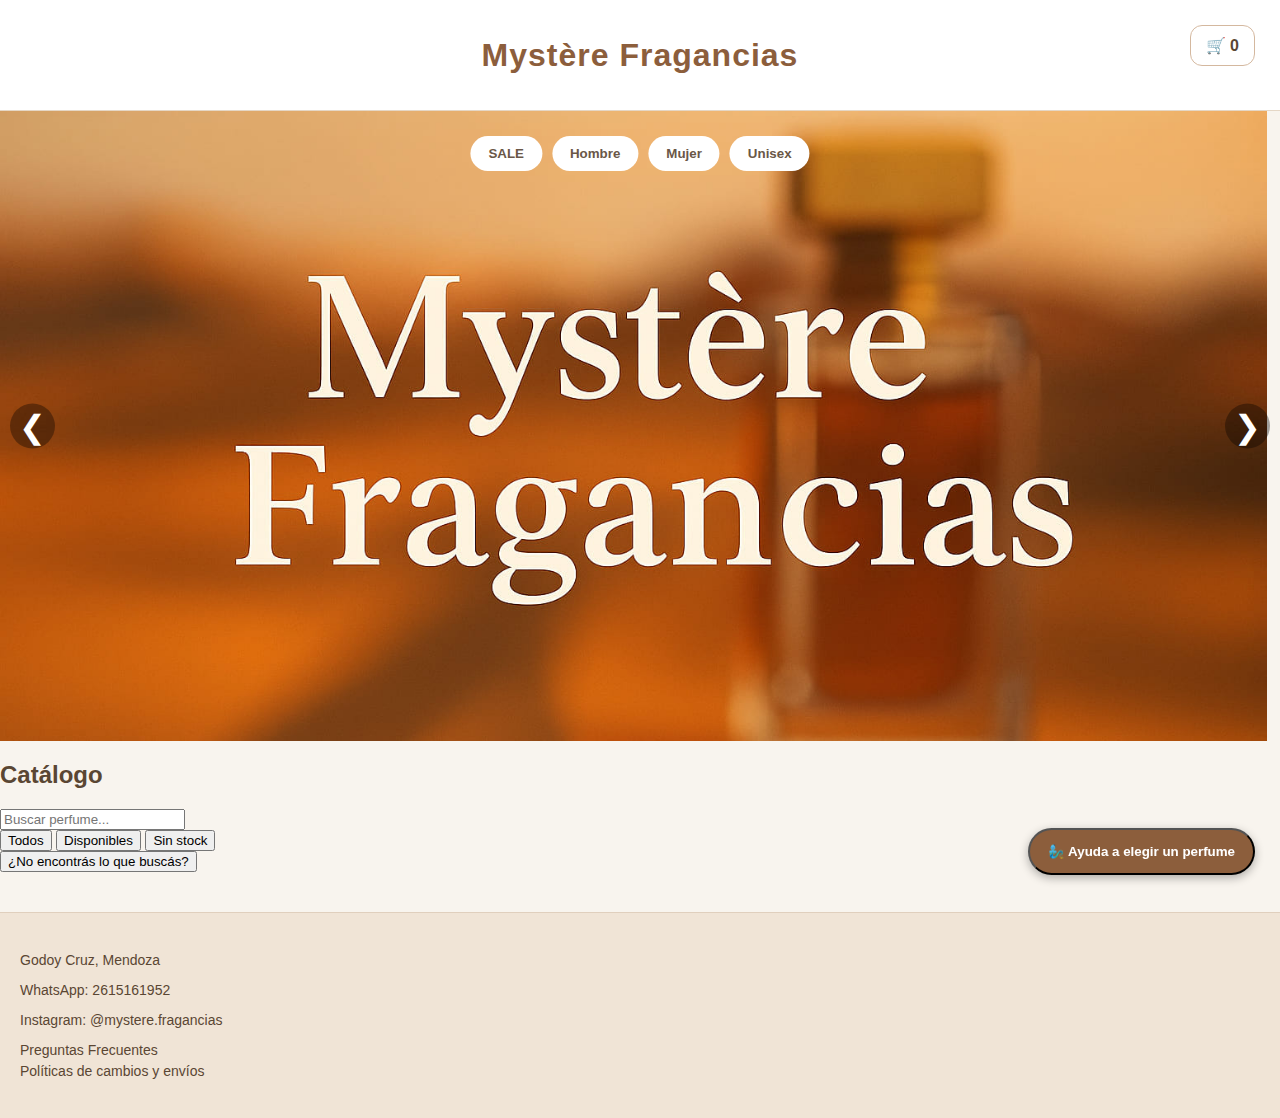
<file: frontend/index.html>
<!DOCTYPE html>
<html lang="es">
<head>
    <meta charset="UTF-8">
    <meta name="viewport" content="width=device-width, initial-scale=1.0">

    <!-- TÍTULO NAVEGADOR -->
    <title>Mystère Fragancias | Perfumería árabe en Mendoza</title>

    <!-- SEO BÁSICO -->
    <meta name="description"
          content="Mystère Fragancias ✨ Perfumes árabes importados en Godoy Cruz, Mendoza. Fragancias para hombre, mujer y unisex, con asesoría personalizada y envíos.">

    <meta name="keywords"
          content="perfumes árabes, fragancias, mystere, perfumes mendoza, godoy cruz, club de nuit, bharara king, lattafa, afnan">

    <meta name="author" content="Mystère Fragancias">

    <!-- OPEN GRAPH (para WhatsApp, Instagram, Facebook, etc.) -->
    <meta property="og:title" content="Mystère Fragancias | Perfumería árabe en Mendoza">
    <meta property="og:description"
          content="Somos amantes de la perfumería árabe. Te ayudamos a elegir tu fragancia ideal. Envíos y retiros en Godoy Cruz.">
    <!-- Poné acá una imagen 1200x630 aprox -->
    <meta property="og:image" content="https://TU-DOMINIO.com/img/og-mystere.jpg">
    <meta property="og:url" content="https://TU-DOMINIO.com/">
    <meta property="og:type" content="website">

    <!-- TWITTER CARDS (opcional pero suma) -->
    <meta name="twitter:card" content="summary_large_image">
    <meta name="twitter:title" content="Mystère Fragancias | Perfumería árabe en Mendoza">
    <meta name="twitter:description"
          content="Perfumes árabes importados. Fragancias intensas, elegantes y duraderas.">
    <meta name="twitter:image" content="https://TU-DOMINIO.com/img/og-mystere.jpg">

    <!-- FAVICON (paso 4) -->
    <link rel="icon" type="image/png" href="img/favicon-mystere.png">
    <!-- Para iPhone/iPad -->
    <link rel="apple-touch-icon" href="img/favicon-mystere.png">

    <!-- CSS -->
    <link rel="stylesheet" href="style.css">
</head>



<body>

    <!-- NAVBAR -->
  <nav class="navbar">
    <div class="logo centered-logo">Mystère Fragancias</div>

    <div class="cart-icon" id="openCart">
        🛒 <span id="cartCount">0</span>
    </div>

    <div id="addAlert" class="add-alert">Producto agregado al carrito ✔</div>
</nav>



        
    <section class="hero-slider">

        <div class="top-buttons">
<button onclick="filtrar('sale', this)">SALE</button>
<button onclick="filtrar('hombre', this)">Hombre</button>
<button onclick="filtrar('mujer', this)">Mujer</button>
<button onclick="filtrar('unisex', this)">Unisex</button>


        </div>

        <div class="slides">

            <div class="slide active">
                <img src="img/slide1.jpg">
            </div>

            <div class="slide">
                <img src="img/slide2.jpg">
            </div>

            <div class="slide" onclick="filtrar('sale')" style="cursor:pointer;">
    <img src="img/slide3.jpg" alt="Promos" />
    <div class="slide-sale-text">🔥 Ver ofertas SALE 🔥</div>
</div>


        </div>

        <div class="slide-btn prev" onclick="prevSlide()">❮</div>
        <div class="slide-btn next" onclick="nextSlide()">❯</div>

    </section>


    <!-- CATÁLOGO -->
    <section id="catalogo" class="section">
        <h2>Catálogo</h2>
        <div class="search-box">
  <input 
    type="text" 
    id="searchInput" 
    placeholder="Buscar perfume..."
    oninput="aplicarFiltros()"
  >
</div>
<div class="stock-filters">
<button onclick="setStockFilter('all', this)" class="active">Todos</button>
<button onclick="setStockFilter('available', this)">Disponibles</button>
<button onclick="setStockFilter('out', this)">Sin stock</button>

</div>

        <div id="productsContainer"></div>
    </section>
   <button class="help-btn" onclick="ayudaWhatsApp()">
  ¿No encontrás lo que buscás?
</button>




  <!-- MODAL DEL CARRITO -->
<div id="cartModal" class="cart-modal" style="display: none;">
  <div class="cart-content">

    <span id="closeCart" class="close-btn">&times;</span>

    <h2>Tu pedido</h2>

    <!-- ITEMS -->
    <div id="cartItems"></div>

    <!-- RESUMEN -->
    <div class="cart-summary">

        <p class="subtotal-line">Subtotal: <span id="cartSubtotal">$0</span></p>

        <p class="discount-line" id="cartDiscountLine" style="display:none;">
            Descuento aplicado: <span id="cartDiscountPercent"></span>%  
            <span class="discount-amount">(-$<span id="cartDiscountValue"></span>)</span>
        </p>

        <p class="total-line">
            TOTAL FINAL: <span id="cartTotal">$0</span>
        </p>
    </div>

    <!-- CÓDIGO DE DESCUENTO -->
    <div class="discount-box">
        <input id="discountCode" type="text" placeholder="Código de descuento">
        <button id="applyDiscount">Aplicar</button>
    </div>

    <!-- MÉTODO DE ENTREGA -->
    <div class="shipping-box">

        <div class="shipping-option selected" data-value="retiro">
            <span class="ship-title">Retiro en punto de entrega</span>
            <span class="ship-desc">Coordinamos por WhatsApp</span>
        </div>

        <div class="shipping-option" data-value="envio">
            <span class="ship-title">Envío a domicilio</span>
            <span class="ship-desc">Costo según zona</span>
        </div>

        <input type="hidden" id="shippingMethod" value="retiro">
    </div>

    <!-- BOTONES DE PAGO -->
   <button id="payCash" class="cash-btn">
  Finalizar pedido por WhatsApp
</button>



  </div> <!-- cart-content -->
</div> <!-- cartModal -->


<!-- SCRIPTS -->

<footer class="footer">

    <div class="footer-content">
        <p>Godoy Cruz, Mendoza</p>

        <p>
            <a href="https://wa.me/542615161952" target="_blank">WhatsApp: 2615161952</a>
        </p>

        <p>
            <a href="https://instagram.com/mystere.fragancias" target="_blank">
                Instagram: @mystere.fragancias
            </a>
        </p>

        <ul class="footer-links">
            <li><a href="faq.html">Preguntas Frecuentes</a></li>
            <li><a href="politicas.html">Políticas de cambios y envíos</a></li>
        </ul>
    </div>
</footer>

<!-- CHAT BOT -->

    <!-- CHATBOT (DEBE IR ANTES DEL SCRIPT) -->
    <button id="chatbot-open" class="bot-btn">
        🧞‍♂️ Ayuda a elegir un perfume
    </button>

    <div id="chatbot-window">
        <div id="chatbot-header">
            Asesor Virtual – Mystère Fragancias
            <span id="chatbot-close">✖</span>
        </div>
        <div id="chatbot-messages"></div>
        <div id="chatbot-input-box">
            <input id="chatbot-input" type="text" placeholder="Escribe tu consulta..." />
            <button id="chatbot-send">Enviar</button>
        </div>
    </div>

    <!-- EL SCRIPT VA **ÚLTIMO** -->
   <script src="script.js"></script>



</body>
</html>
</file>
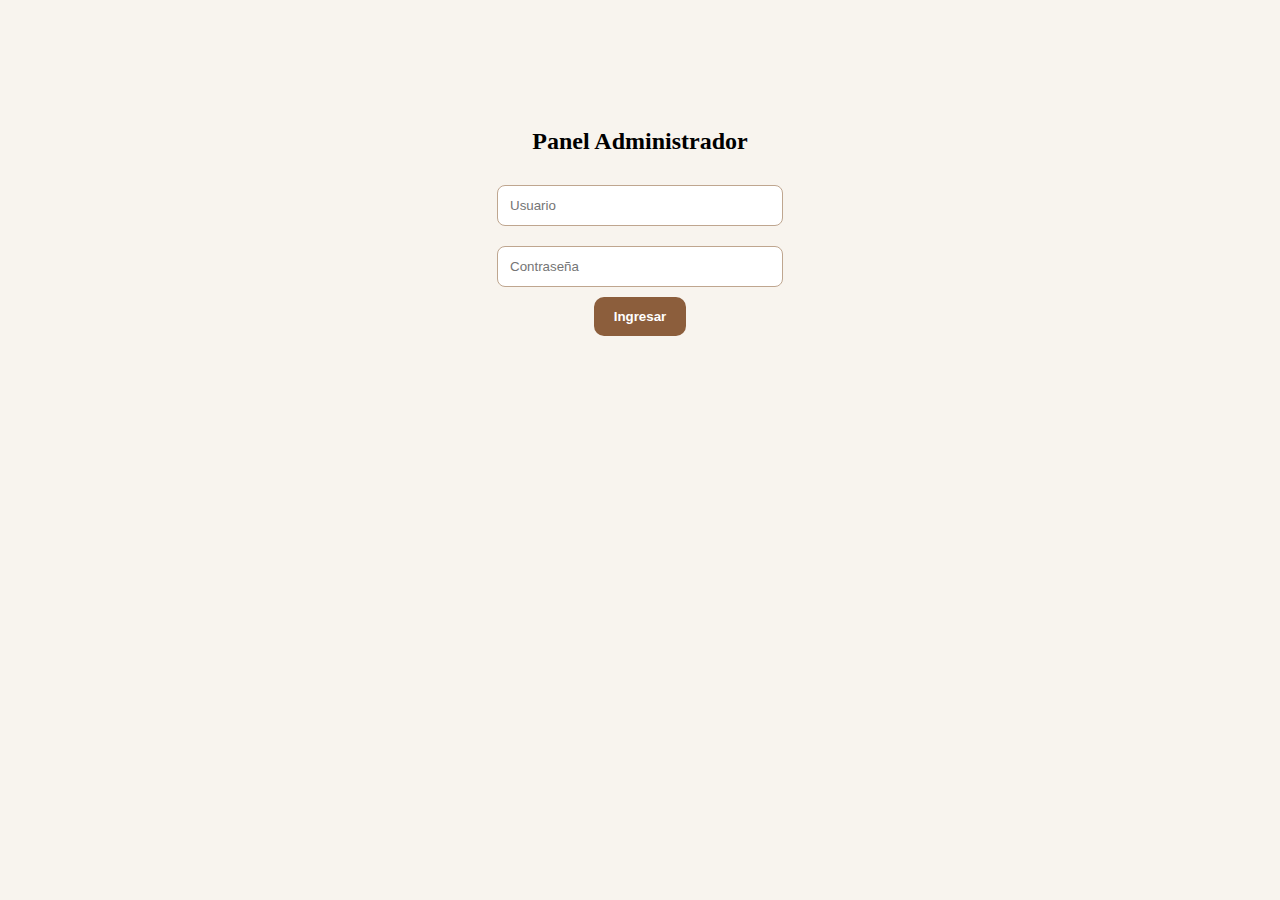
<file: frontend/admin-codigos.html>
<!DOCTYPE html>
<html lang="es">
<head>
    <meta charset="UTF-8">
    <title>Administrar Códigos de Descuento</title>

    <style>
        body {
            font-family: Poppins, sans-serif;
            background: #f8f4ee;
            padding: 20px;
        }

        h1 { color: #8c5e3c; }

        table {
            width: 100%;
            border-collapse: collapse;
            background: white;
        }

        th, td {
            padding: 10px;
            border: 1px solid #d2bda5;
        }

        th { background: #ebdfd1; }

        button {
            background: #8c5e3c;
            color: white;
            padding: 6px 10px;
            border: none;
            border-radius: 6px;
            cursor: pointer;
        }

        .danger {
            background: #b44444;
        }

        .box {
            background: white;
            padding: 15px;
            border: 1px solid #d2bda5;
            margin-bottom: 20px;
            border-radius: 10px;
        }

        input {
            padding: 7px;
            border: 1px solid #bfa68f;
            border-radius: 6px;
            width: 180px;
            margin-right: 10px;
        }
    </style>
</head>
<body>

<h1>Códigos de Descuento</h1>

<a href="admin-panel.html"><button>← Volver al Panel</button></a>

<h2>Crear Nuevo Código</h2>

<div class="box">
    <input id="codigo" placeholder="Código">
    <input id="porcentaje" placeholder="% Descuento" type="number">
    <input id="maximos" placeholder="Usos Máximos" type="number">
    <button onclick="crear()">Crear</button>
</div>

<h2>Listado de Códigos</h2>

<table id="tabla">
    <thead>
    <tr>
        <th>ID</th>
        <th>Código</th>
        <th>% OFF</th>
        <th>Usos Máximos</th>
        <th>Usos Actuales</th>
        <th>Acciones</th>
    </tr>
    </thead>
    <tbody></tbody>
</table>

<script>

if (!localStorage.getItem("admin")) {
    window.location.href = "admin-login.html";
}

async function cargar() {
    const res = await fetch("http://localhost:8085/api/admin/descuentos");
    const lista = await res.json();
    render(lista);
}

cargar();

function render(lista) {
    const tbody = document.querySelector("#tabla tbody");
    tbody.innerHTML = "";

    lista.forEach(c => {
        tbody.innerHTML += `
        <tr>
            <td>${c.id}</td>
            <td><input id="cod-${c.id}" value="${c.codigo}"></td>
            <td><input id="por-${c.id}" value="${c.porcentaje}" type="number"></td>
            <td><input id="max-${c.id}" value="${c.usosMaximos}" type="number"></td>
            <td><input id="act-${c.id}" value="${c.usosActuales}" type="number"></td>
            <td>
                <button onclick="guardar(${c.id})">Guardar</button>
                <button class="danger" onclick="borrar(${c.id})">Eliminar</button>
            </td>
        </tr>`;
    });
}

async function crear() {
    const body = {
        codigo: document.getElementById("codigo").value,
        porcentaje: +document.getElementById("porcentaje").value,
        usosMaximos: +document.getElementById("maximos").value
    };

    await fetch("http://localhost:8085/api/admin/descuentos", {
        method: "POST",
        headers: { "Content-Type": "application/json" },
        body: JSON.stringify(body)
    });

    alert("Código creado");
    cargar();
}

async function guardar(id) {
    const body = {
        codigo: document.getElementById(`cod-${id}`).value,
        porcentaje: +document.getElementById(`por-${id}`).value,
        usosMaximos: +document.getElementById(`max-${id}`).value,
        usosActuales: +document.getElementById(`act-${id}`).value
    };

    await fetch(`http://localhost:8085/api/admin/descuentos/${id}`, {
        method: "PUT",
        headers: { "Content-Type": "application/json" },
        body: JSON.stringify(body)
    });

    alert("Actualizado");
    cargar();
}

async function borrar(id) {
    if (!confirm("¿Seguro que querés eliminarlo?")) return;

    await fetch(`http://localhost:8085/api/admin/descuentos/${id}`, {
        method: "DELETE"
    });

    alert("Eliminado");
    cargar();
}
async function cargarCodigos() {
    const res = await fetch("http://localhost:8085/api/descuentos");
    const lista = await res.json();
    console.log(lista);
}

</script>

</body>
</html>
</file>
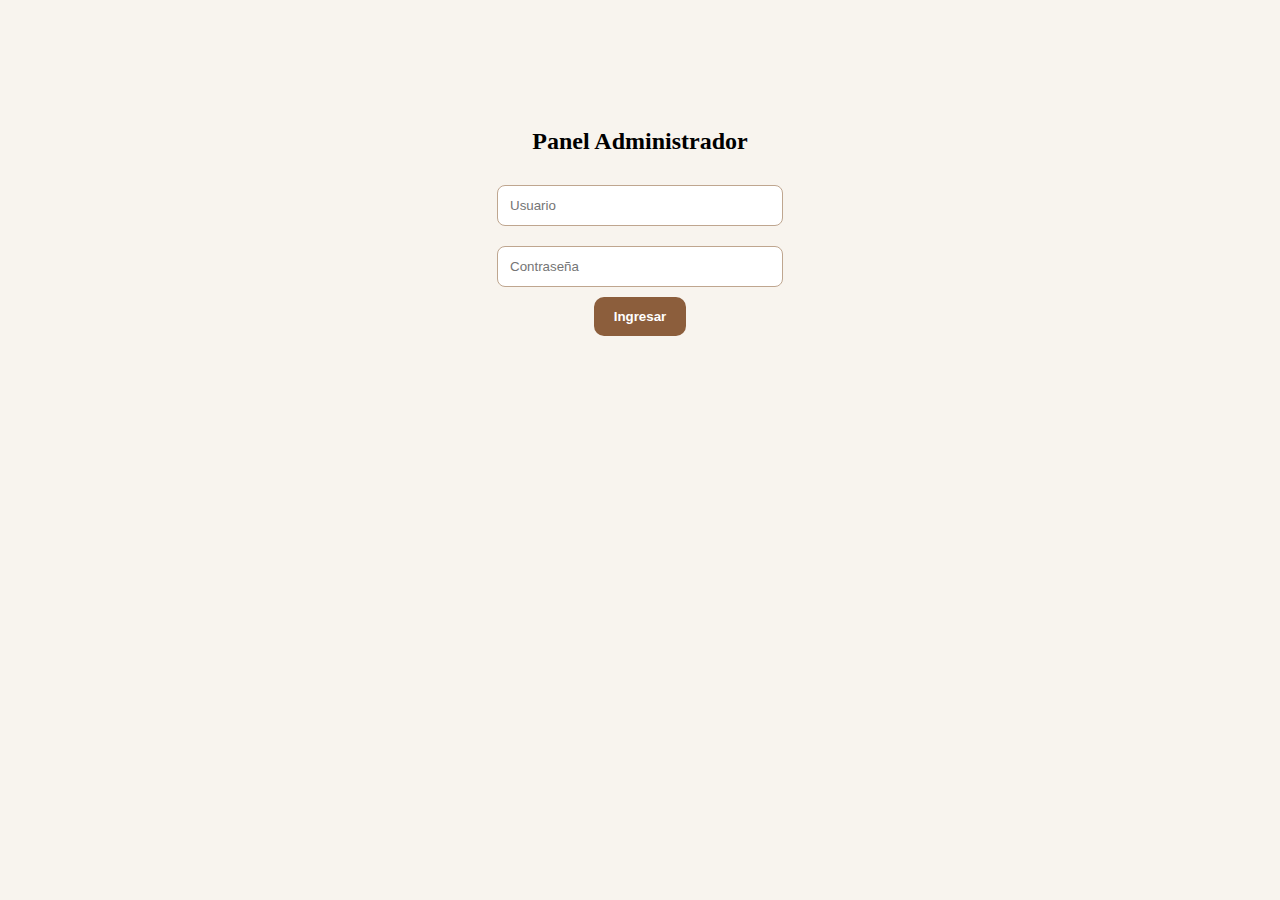
<file: frontend/admin-login.html>
<!DOCTYPE html>
<html lang="es">
<head>
    <meta charset="UTF-8">
    <title>Administrador - Login</title>
    <style>
        body {
            font-family: Poppins;
            background: #f8f4ee;
            text-align: center;
            padding-top: 100px;
        }
        input {
            padding: 12px;
            margin: 10px;
            width: 260px;
            border-radius: 8px;
            border: 1px solid #bfa68f;
        }
        button {
            padding: 12px 20px;
            background: #8c5e3c;
            border: none;
            border-radius: 10px;
            color: white;
            cursor: pointer;
            font-weight: bold;
        }
    </style>
</head>

<body>

<h2>Panel Administrador</h2>

<input id="user" placeholder="Usuario"><br>
<input id="pass" type="password" placeholder="Contraseña"><br>

<button onclick="login()">Ingresar</button>

<script>
const API_URL = "https://cuitibackmystere.onrender.com";

async function login() {
    const u = document.getElementById("user").value;
    const p = document.getElementById("pass").value;

    try {
        const res = await fetch(`${API_URL}/api/admin/login`, {
            method: "POST",
            headers: { "Content-Type": "application/json" },
            body: JSON.stringify({ username: u, password: p })
        });

        if (res.ok) {
            localStorage.setItem("admin", "true");
            window.location.href = "admin-panel.html";
        } else {
            alert("Credenciales incorrectas");
        }
    } catch (e) {
        console.error(e);
        alert("Error de conexión con el servidor");
    }
}
</script>



</body>
</html>
</file>
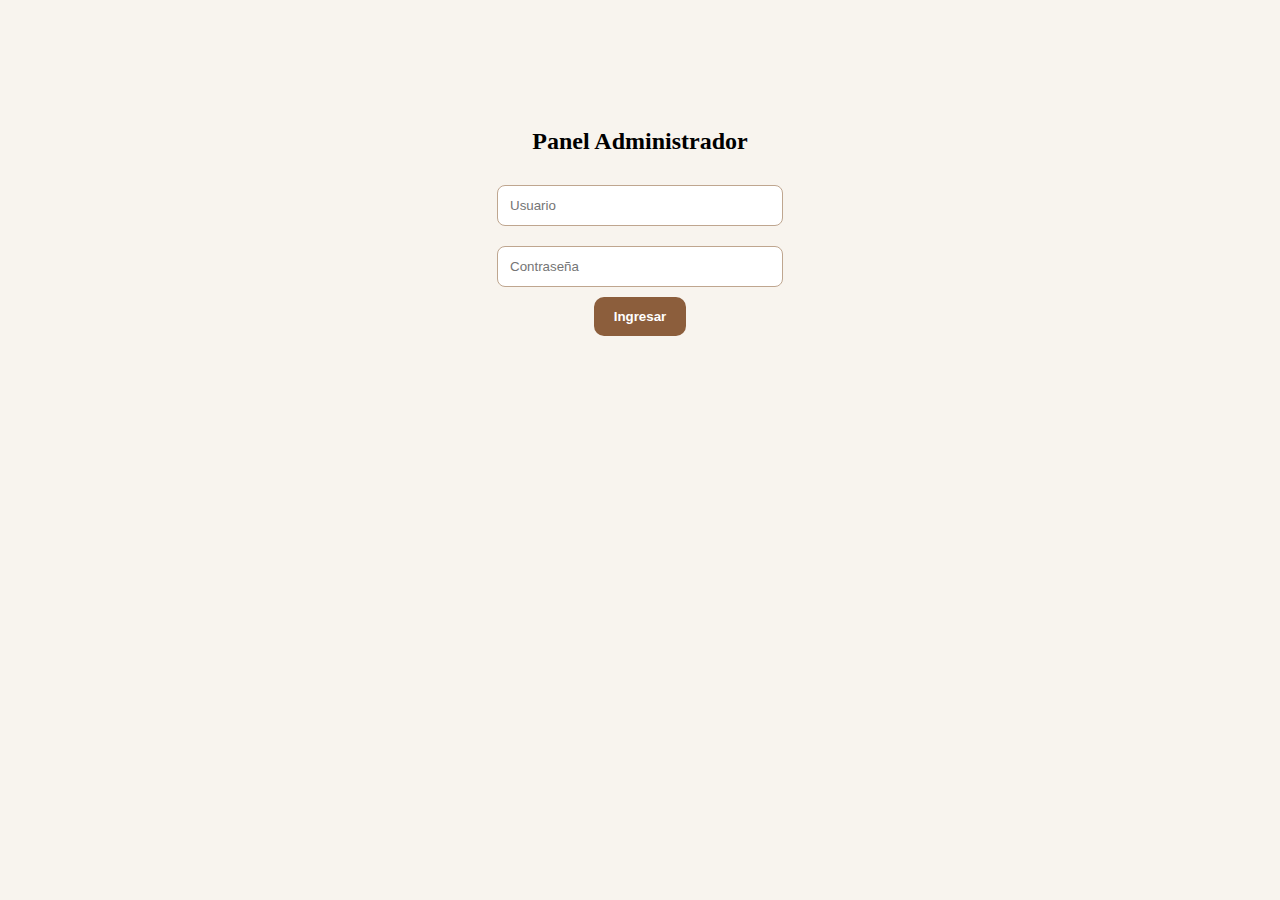
<file: frontend/admin-panel.html>
<!DOCTYPE html>
<html lang="es">
<head>
    <meta charset="UTF-8">
    <title>Panel Admin - Mystère</title>

    <style>
        body {
            font-family: Poppins, sans-serif;
            background: #f8f4ee;
            padding: 20px;
        }

        h1 { color: #8c5e3c; }

        table {
            width: 100%;
            border-collapse: collapse;
            margin-top: 25px;
            background: white;
        }

        th, td {
            border: 1px solid #d2bda5;
            padding: 10px;
        }

        th { background: #ebdfd1; }

        button {
            padding: 6px 12px;
            background: #8c5e3c;
            color: white;
            border: none;
            border-radius: 6px;
            cursor: pointer;
        }

        button:hover { background: #6e472d; }

        .crear-box {
            background: white;
            padding: 15px;
            border-radius: 10px;
            border: 1px solid #d2bda5;
            margin-bottom: 20px;
        }

        input, select {
            padding: 7px;
            border-radius: 6px;
            border: 1px solid #bfa68f;
        }
    </style>
</head>
<body>

<h1>Panel de Administración
    <a href="admin-pedidos.html">
  <button style="margin-top:20px;">Ver Pedidos</button>
</a>
<button onclick="window.location.href='admin-codigos.html'">
    Códigos de descuento
</button>

</h1>

<button onclick="logout()">Cerrar sesión</button>


<!-- ============================= -->
<!--  CREAR PRODUCTO NUEVO        -->
<!-- ============================= -->

<h2>Crear Producto Nuevo</h2>

<div class="crear-box">

    <input id="nombre" placeholder="Nombre">
    <input id="precio" placeholder="Precio" type="number">
    <input id="precioAntes" placeholder="Precio antes (sale)" type="number">
    <input id="stock" placeholder="Stock" type="number">
    <input id="imagen" placeholder="Ruta imagen (img/...)" style="width:300px">

    <select id="genero">
        <option value="hombre">Hombre</option>
        <option value="mujer">Mujer</option>
        <option value="unisex">Unisex</option>
    </select>

    <label><input type="checkbox" id="sale"> SALE</label>

    <button onclick="crearProducto()">Guardar</button>
</div>


<!-- ============================= -->
<!--      TABLA DE PRODUCTOS      -->
<!-- ============================= -->

<h2>Listado de Productos</h2>

<table id="tabla">
    <thead>
    <tr>
        <th>ID</th>
        <th>Nombre</th>
        <th>Género</th>
        <th>Precio actual</th>
        <th>Precio anterior</th>
        <th>Stock</th>
        <th>Imagen</th>
        <th>SALE</th>
        <th>Acciones</th>
    </tr>
    </thead>
    <tbody></tbody>
</table>


<script>
const API_URL = "https://cuitibackmystere.onrender.com";

// seguridad
if (!localStorage.getItem("admin")) {
    window.location.href = "admin-login.html";
}

// cargar productos
async function cargarProductos() {
    const res = await fetch(`${API_URL}/api/admin/productos`);
    const datos = await res.json();
    renderTabla(datos);
}
cargarProductos();

function renderTabla(items) {
    const tbody = document.querySelector("#tabla tbody");
    tbody.innerHTML = "";

    items.forEach(p => {
        tbody.innerHTML += `
        <tr>
            <td>${p.id}</td>
            <td><input id="nombre-${p.id}" value="${p.nombre}"></td>
            <td>
                <select id="genero-${p.id}">
                    <option value="hombre" ${p.genero==="hombre"?"selected":""}>Hombre</option>
                    <option value="mujer" ${p.genero==="mujer"?"selected":""}>Mujer</option>
                    <option value="unisex" ${p.genero==="unisex"?"selected":""}>Unisex</option>
                </select>
            </td>
            <td><input id="precio-${p.id}" type="number" value="${p.precio}"></td>
            <td><input id="precioAntes-${p.id}" type="number" value="${p.precioAntes ?? ""}"></td>
            <td><input id="stock-${p.id}" type="number" value="${p.stock}"></td>
            <td><input id="imagen-${p.id}" value="${p.imagen}"></td>
            <td><input id="sale-${p.id}" type="checkbox" ${p.sale?"checked":""}></td>
            <td>
                <button onclick="guardar(${p.id})">Guardar</button>
                <button onclick="eliminar(${p.id})" style="background:#b44444">Eliminar</button>
            </td>
        </tr>`;
    });
}

async function crearProducto() {
    const nuevo = {
        nombre: nombre.value,
        precio: +precio.value,
        precioAntes: +precioAntes.value || null,
        stock: +stock.value,
        imagen: imagen.value,
        genero: genero.value,
        sale: sale.checked
    };

    await fetch(`${API_URL}/api/admin/productos`, {
        method: "POST",
        headers: { "Content-Type": "application/json" },
        body: JSON.stringify(nuevo)
    });

    cargarProductos();
}

async function guardar(id) {
    const producto = {
        nombre: document.getElementById(`nombre-${id}`).value,
        genero: document.getElementById(`genero-${id}`).value,
        precio: +document.getElementById(`precio-${id}`).value,
        precioAntes: +document.getElementById(`precioAntes-${id}`).value || null,
        stock: +document.getElementById(`stock-${id}`).value,
        imagen: document.getElementById(`imagen-${id}`).value,
        sale: document.getElementById(`sale-${id}`).checked
    };

    await fetch(`${API_URL}/api/admin/productos/${id}`, {
        method: "PUT",
        headers: { "Content-Type": "application/json" },
        body: JSON.stringify(producto)
    });

    cargarProductos();
}

async function eliminar(id) {
    if (!confirm("¿Eliminar producto?")) return;

    await fetch(`${API_URL}/api/admin/productos/${id}`, {
        method: "DELETE"
    });

    cargarProductos();
}

function logout() {
    localStorage.removeItem("admin");
    window.location.href = "admin-login.html";
}
</script>
</body>
</html>
</file>
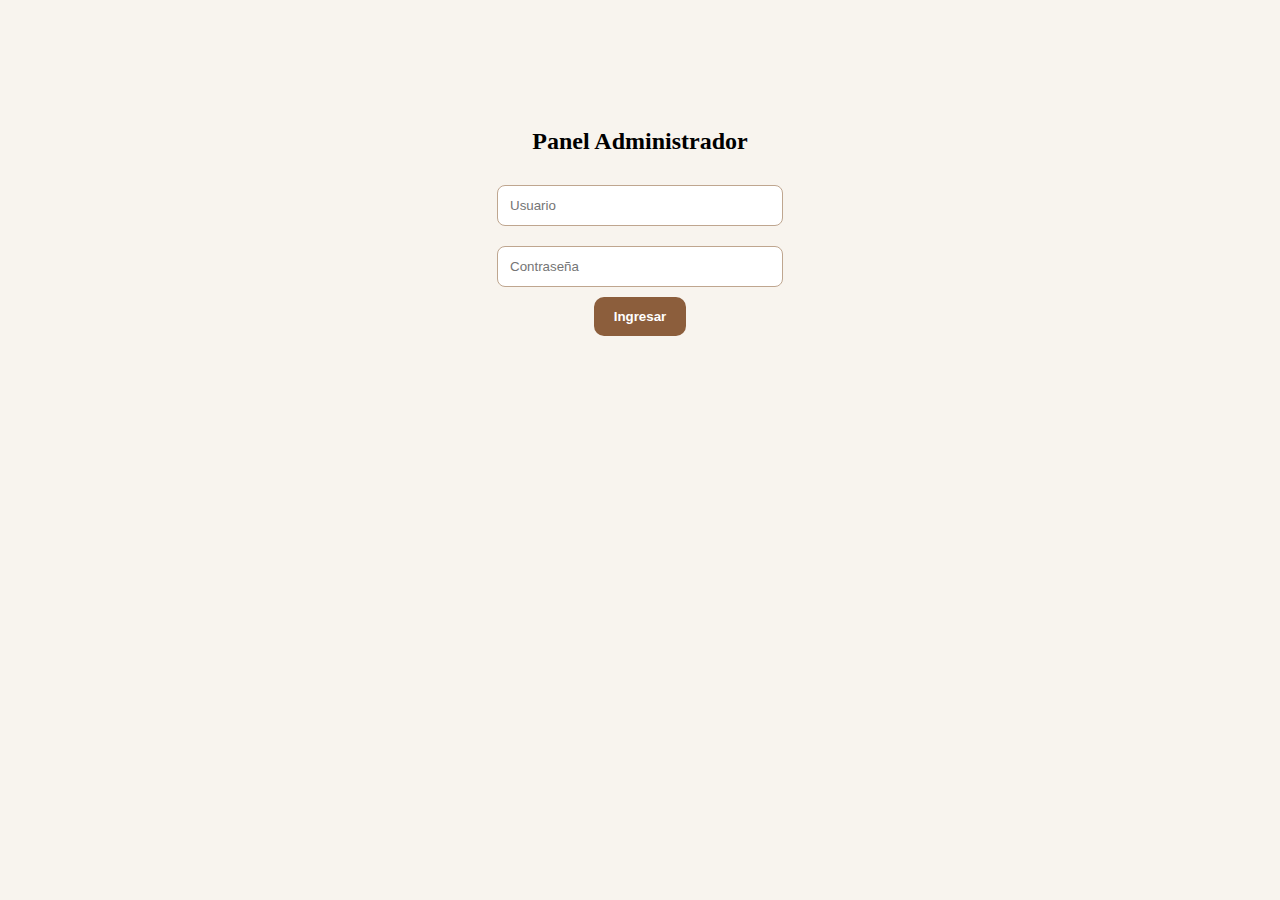
<file: frontend/admin-pedidos.html>
<!DOCTYPE html>
<html lang="es">
<head>
    <meta charset="UTF-8">
    <title>Pedidos - Panel Admin</title>
    


    <style>
        #filtros button {
    background:#d7c2aa;
    color:#4e321f;
    border:none;
    padding:6px 12px;
    border-radius:6px;
    cursor:pointer;
}
#filtros button.activo {
    background:#8c5e3c;
    color:white;
}
        body {
            font-family: Poppins, sans-serif;
            background: #f8f4ee;
            padding: 20px;
        }

        h1 {
            color: #8c5e3c;
            margin-bottom: 5px;
        }

        a button {
            margin-bottom: 20px;
            background: #8c5e3c;
            color: white;
            border: none;
            padding: 8px 15px;
            border-radius: 6px;
        }

        table {
            width: 100%;
            border-collapse: collapse;
            background: white;
        }

        th, td {
            border: 1px solid #d2bda5;
            padding: 10px;
        }

        th {
            background: #ebdfd1;
        }

        button {
            padding: 5px 10px;
            border: none;
            cursor: pointer;
            border-radius: 6px;
        }

        .btn-estado {
            background: #6e472d;
            color: white;
        }

        .btn-delete {
            background: #b44444;
            color: white;
        }

        .detalle-box {
            background: #f7efe7;
            padding: 10px;
            margin-top: 5px;
            border-radius: 6px;
        }
    </style>

</head>
<body>

<h1>Pedidos Recibidos</h1>

<button onclick="window.location.href='/admin-panel.html'">← Volver al Panel</button>

<!-- 🔎 FILTROS -->
<div id="filtros" style="margin:15px 0; display:flex; gap:10px; flex-wrap:wrap;">
    <!-- Tabs de tipo -->
    <button onclick="cambiarTab('todos')"  id="tab-todos">Todos</button>
    <button onclick="cambiarTab('recientes')" id="tab-recientes">Pedidos recientes</button>
    <button onclick="cambiarTab('terminados')" id="tab-terminados">Terminados</button>

    <!-- Búsqueda -->
    <input id="f-buscar" placeholder="Buscar por ID o producto" onkeyup="aplicarFiltros()">

    <!-- Filtro por método de pago -->
    <select id="f-metodo" onchange="aplicarFiltros()">
        <option value="">Método pago</option>
        <option value="MERCADO_PAGO">Mercado Pago</option>
        <option value="EFECTIVO">Efectivo</option>
    </select>

    <!-- Filtro por estado -->
    <select id="f-estado" onchange="aplicarFiltros()">
        <option value="">Estado</option>
        <option value="PENDIENTE">Pendiente</option>
        <option value="PAGADO">Pagado</option>
        <option value="ENTREGADO">Entregado</option>
    </select>
</div>

<table id="tablaPedidos">
    <thead>
    <tr>
        <th onclick="cambiarOrden('id')">ID ⬍</th>
<th onclick="cambiarOrden('fecha')">Fecha ⬍</th>
<th onclick="cambiarOrden('total')">Total ⬍</th>
<th onclick="cambiarOrden('descuento')">Descuento ⬍</th>
<th>Método Pago</th>
<th>Estado</th>
<th>Detalle</th>
<th>Acciones</th>

    </tr>
    </thead>
    <tbody></tbody>
</table>


<script>
const API_URL = "https://cuitibackmystere.onrender.com";

if (!localStorage.getItem("admin")) {
    window.location.href = "admin-login.html";
}

let pedidosTodos = [];
let tabActual = "recientes";
let ordenCampo = "fecha";
let ordenAsc = false;

async function cargarPedidos() {
    const res = await fetch(`${API_URL}/api/admin/pedidos`);
    pedidosTodos = await res.json();
    aplicarFiltros();
}
cargarPedidos();

function cambiarTab(tab) {
    tabActual = tab;
    document.querySelectorAll("#filtros button").forEach(b => b.classList.remove("activo"));
    document.getElementById("tab-"+tab).classList.add("activo");
    aplicarFiltros();
}

function aplicarFiltros() {
    let lista = [...pedidosTodos];

    if (tabActual === "recientes") lista = lista.filter(p => p.estado !== "ENTREGADO");
    if (tabActual === "terminados") lista = lista.filter(p => p.estado === "ENTREGADO");

    renderPedidos(lista);
}

function renderPedidos(pedidos) {
    const tbody = document.querySelector("#tablaPedidos tbody");
    tbody.innerHTML = "";

    pedidos.forEach(p => {
        tbody.innerHTML += `
        <tr>
            <td>${p.id}</td>
            <td>${p.fecha?.replace("T"," ")}</td>
            <td>$${p.total}</td>
            <td>$${p.descuento ?? 0}</td>
            <td>${p.metodoPago}</td>
            <td>${p.estado}</td>
            <td>${p.detalle}</td>
            <td>
                <button onclick="cambiarEstado(${p.id},'ENTREGADO')">Terminar</button>
                <button onclick="borrarPedido(${p.id})" style="background:#b44444">Eliminar</button>
            </td>
        </tr>`;
    });
}

async function cambiarEstado(id, estado) {
    await fetch(`${API_URL}/api/admin/pedidos/${id}/estado?estado=${estado}`, {
        method: "PUT"
    });
    cargarPedidos();
}

async function borrarPedido(id) {
    if (!confirm("¿Eliminar pedido?")) return;

    await fetch(`${API_URL}/api/admin/pedidos/${id}`, {
        method: "DELETE"
    });

    cargarPedidos();
}
</script>

</body>
</html>
</file>
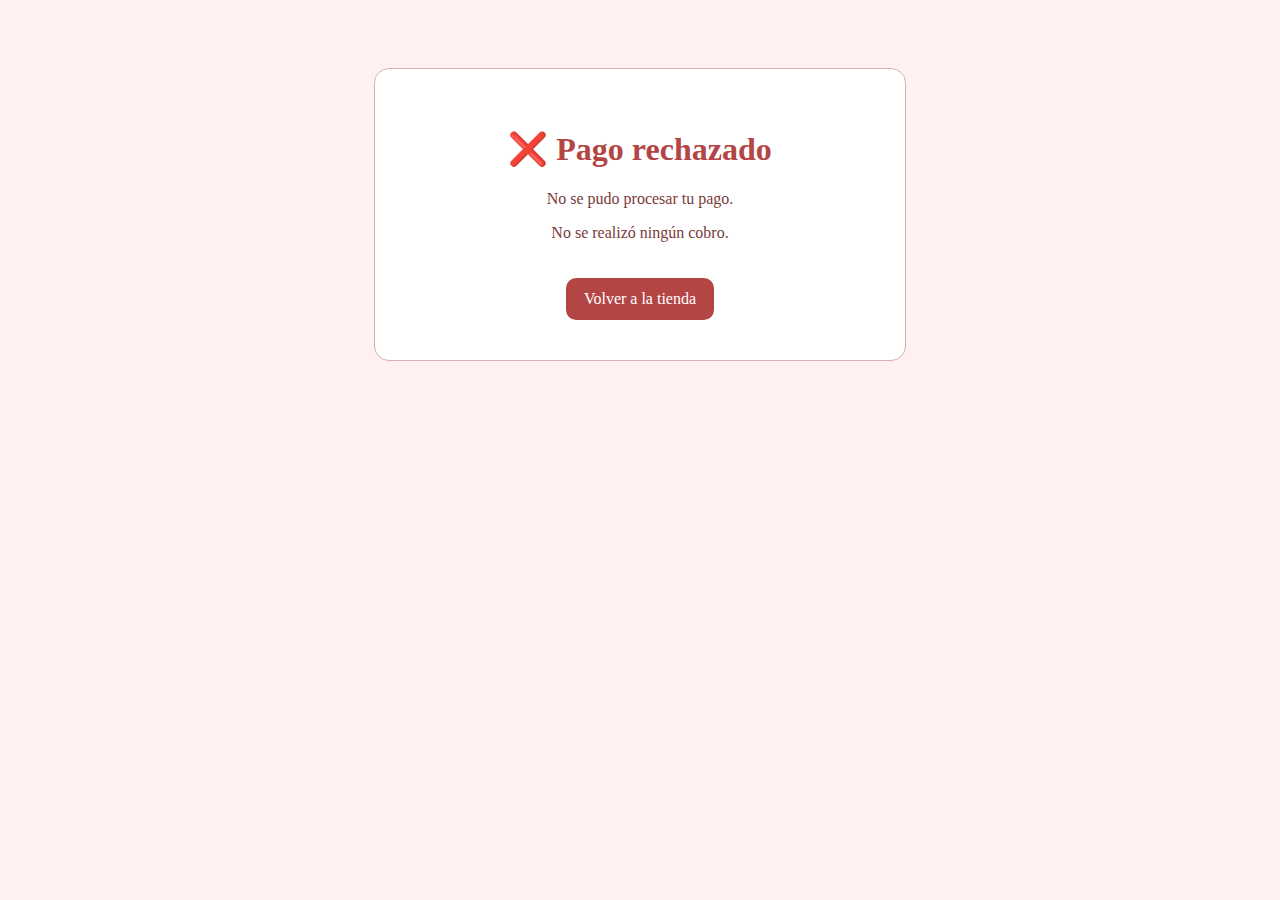
<file: frontend/failure.html>
<!DOCTYPE html>
<html lang="es">
<head>
    <meta charset="UTF-8">
    <title>Error en el pago - Mystère</title>
    <style>
        body { font-family: Poppins; background:#fff1f1; text-align:center; padding:60px; color:#7a3a3a; }
        .box { background:white; padding:40px; border-radius:15px; max-width:450px; margin:auto; border:1px solid #d8b1b1; }
        h1 { color:#b44545; }
        a{ display:inline-block; padding:12px 18px; background:#b44545; color:white; border-radius:10px; text-decoration:none; margin-top:20px; }
        a:hover{ background:#8b3333; }
    </style>
</head>
<body>

<div class="box">
    <h1>❌ Pago rechazado</h1>
    <p>No se pudo procesar tu pago.</p>
    <p>No se realizó ningún cobro.</p>

    <a href="index.html">Volver a la tienda</a>
</div>

<script>
  // 🔥 CLAVE: limpiar estado del pago
  localStorage.removeItem("forceCart");
  localStorage.removeItem("lastOrder");
</script>

</body>
</html>
</file>
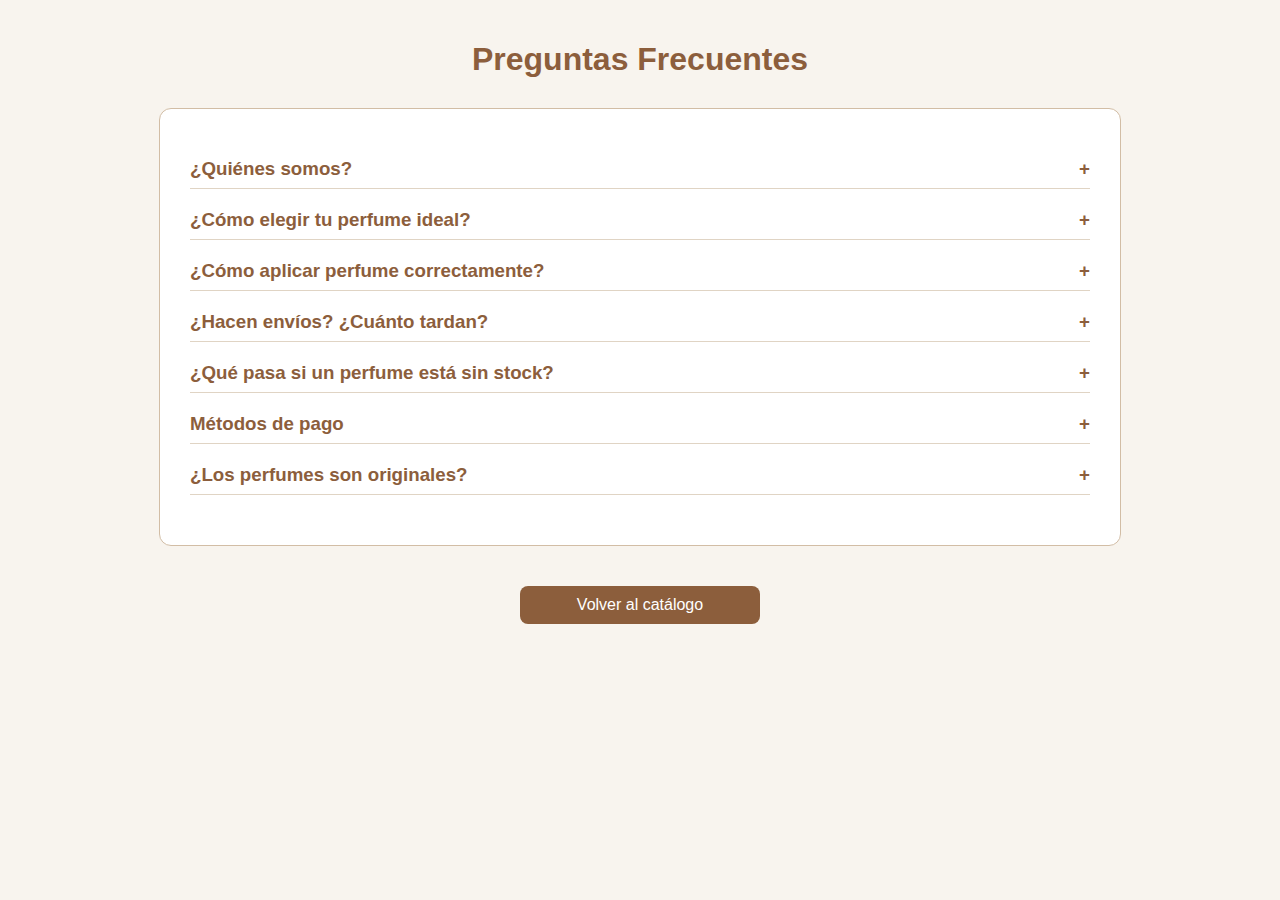
<file: frontend/faq.html>
<!DOCTYPE html>
<html lang="es">
<head>
    <meta charset="UTF-8">
    <title>Preguntas Frecuentes - Mystère Fragancias</title>
    <link rel="stylesheet" href="style.css">

    <style>
        body {
            background: #f8f4ee;
            font-family: Poppins, sans-serif;
            padding: 20px;
        }

        h1 {
            text-align: center;
            color: #8c5e3c;
            margin-bottom: 30px;
        }

        .faq-container {
            max-width: 900px;
            margin: auto;
            background: white;
            padding: 30px;
            border-radius: 12px;
            border: 1px solid #d2bda5;
        }

        .faq-item {
            margin-bottom: 20px;
        }

        .faq-item h3 {
            color: #8c5e3c;
            cursor: pointer;
            display: flex;
            justify-content: space-between;
            border-bottom: 1px solid #e0d4c4;
            padding-bottom: 8px;
        }

        .faq-item p {
            display: none;
            margin-top: 10px;
            line-height: 1.6;
        }

        .faq-item.active p {
            display: block;
        }

        .volver {
            display: block;
            margin: auto;
            margin-top: 40px;
            text-align: center;
            padding: 10px 20px;
            background: #8c5e3c;
            color: white;
            text-decoration: none;
            border-radius: 8px;
            width: 200px;
        }

        .volver:hover {
            background: #6e472d;
        }
    </style>
</head>
<body>

<h1>Preguntas Frecuentes</h1>

<div class="faq-container">

    <div class="faq-item">
        <h3>¿Quiénes somos? <span>+</span></h3>
        <p>
            Somos Mystère Fragancias, una tienda apasionada por la perfumería árabe.
            Traemos aromas exclusivos, intensos y de larga duración.
            Cada fragancia cuenta una historia… y queremos ayudarte a encontrar la tuya.
        </p>
    </div>

    <div class="faq-item">
        <h3>¿Cómo elegir tu perfume ideal? <span>+</span></h3>
        <p>
            Depende mucho de tu estilo.  
            <br><br>
            <b>Hombre:</b> Amaderados, especiados, vainilla, tabaco.  
            <br>
            <b>Mujer:</b> Dulces, florales, vainilla, frutales.  
            <br>
            <b>Unisex:</b> Cítricos, orientales, ámbar, madera suave.  
            <br><br>
            Escribinos y te asesoramos sin compromiso.
        </p>
    </div>

    <div class="faq-item">
        <h3>¿Cómo aplicar perfume correctamente? <span>+</span></h3>
        <p>
            Para mayor duración aplicá en:
            <br><br>
            • Cuello  
            • Detrás de las orejas  
            • Muñecas  
            • Pecho  
            • Parte interna de los codos  
            <br><br>
            No frotes el perfume, ya que altera las notas olfativas.
        </p>
    </div>

    <div class="faq-item">
        <h3>¿Hacen envíos? ¿Cuánto tardan? <span>+</span></h3>
        <p>
            Sí, realizamos envíos en Mendoza y a todo el país.  
            <br><br>
            <b>Mendoza:</b> 24–48 hs.  
            <br>
            <b>Resto del país:</b> 3 a 7 días según el correo.  
            <br><br>
            También podés retirar en punto de entrega coordinado por WhatsApp.
        </p>
    </div>

    <div class="faq-item">
        <h3>¿Qué pasa si un perfume está sin stock? <span>+</span></h3>
        <p>
            Podés consultar por encargue.  
            Traemos reposición rápidamente y te avisamos apenas llega.
        </p>
    </div>

    <div class="faq-item">
        <h3>Métodos de pago <span>+</span></h3>
        <p>
            • Efectivo (coordinar por WhatsApp)  
            • Mercado Pago (QR, débito, crédito, cuotas)  
            • Transferencia bancaria  
        </p>
    </div>

    <div class="faq-item">
        <h3>¿Los perfumes son originales? <span>+</span></h3>
        <p>
            Sí, trabajamos únicamente con marcas originales e importadas
            como Lattafa, Armaf, Afnan, Al Haramain, Fragrance World, y más.
        </p>
    </div>

</div>

<a href="index.html" class="volver">Volver al catálogo</a>

<script>
    document.querySelectorAll(".faq-item h3").forEach(titulo => {
        titulo.addEventListener("click", () => {
            titulo.parentElement.classList.toggle("active");
        });
    });
</script>

</body>
</html>
</file>
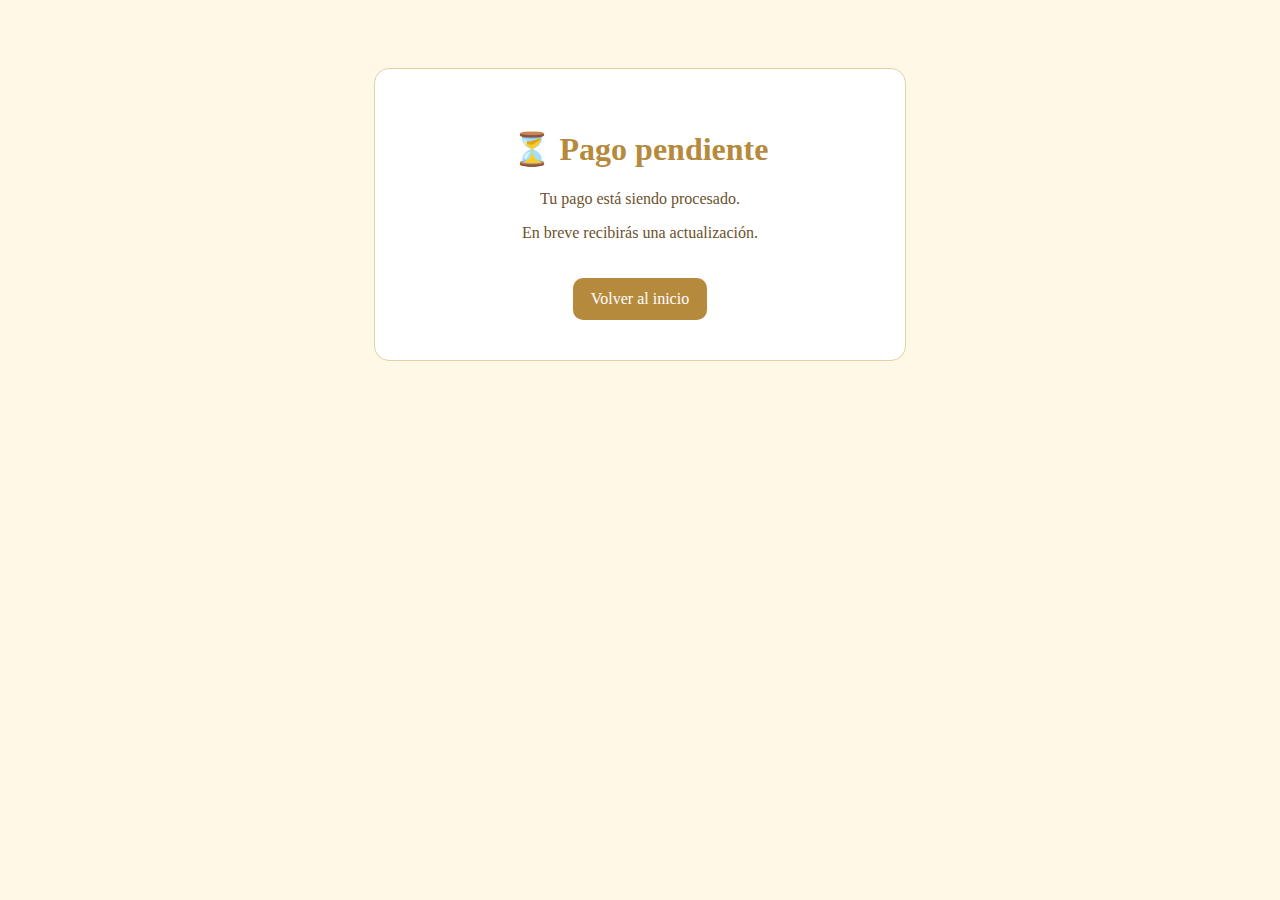
<file: frontend/pending.html>
<!DOCTYPE html>
<html lang="es">
<head>
    <meta charset="UTF-8">
    <title>Pago pendiente - Mystère</title>
    <style>
        body { font-family: Poppins; background:#fff8e6; text-align:center; padding:60px; color:#6b522d; }
        .box { background:white; padding:40px; border-radius:15px; max-width:450px; margin:auto; border:1px solid #e2d1a4; }
        h1 { color:#b68a3c; }
        a{ display:inline-block; padding:12px 18px; background:#b68a3c; color:white; border-radius:10px; text-decoration:none; margin-top:20px; }
        a:hover{ background:#8a692e; }
    </style>
</head>
<body>

<div class="box">
    <h1>⏳ Pago pendiente</h1>
    <p>Tu pago está siendo procesado.</p>
    <p>En breve recibirás una actualización.</p>

    <a href="index.html">Volver al inicio</a>
</div>
<script>
  setTimeout(() => {
    window.location.href = "index.html";
  }, 8000);
</script>

</body>
</html>
</file>
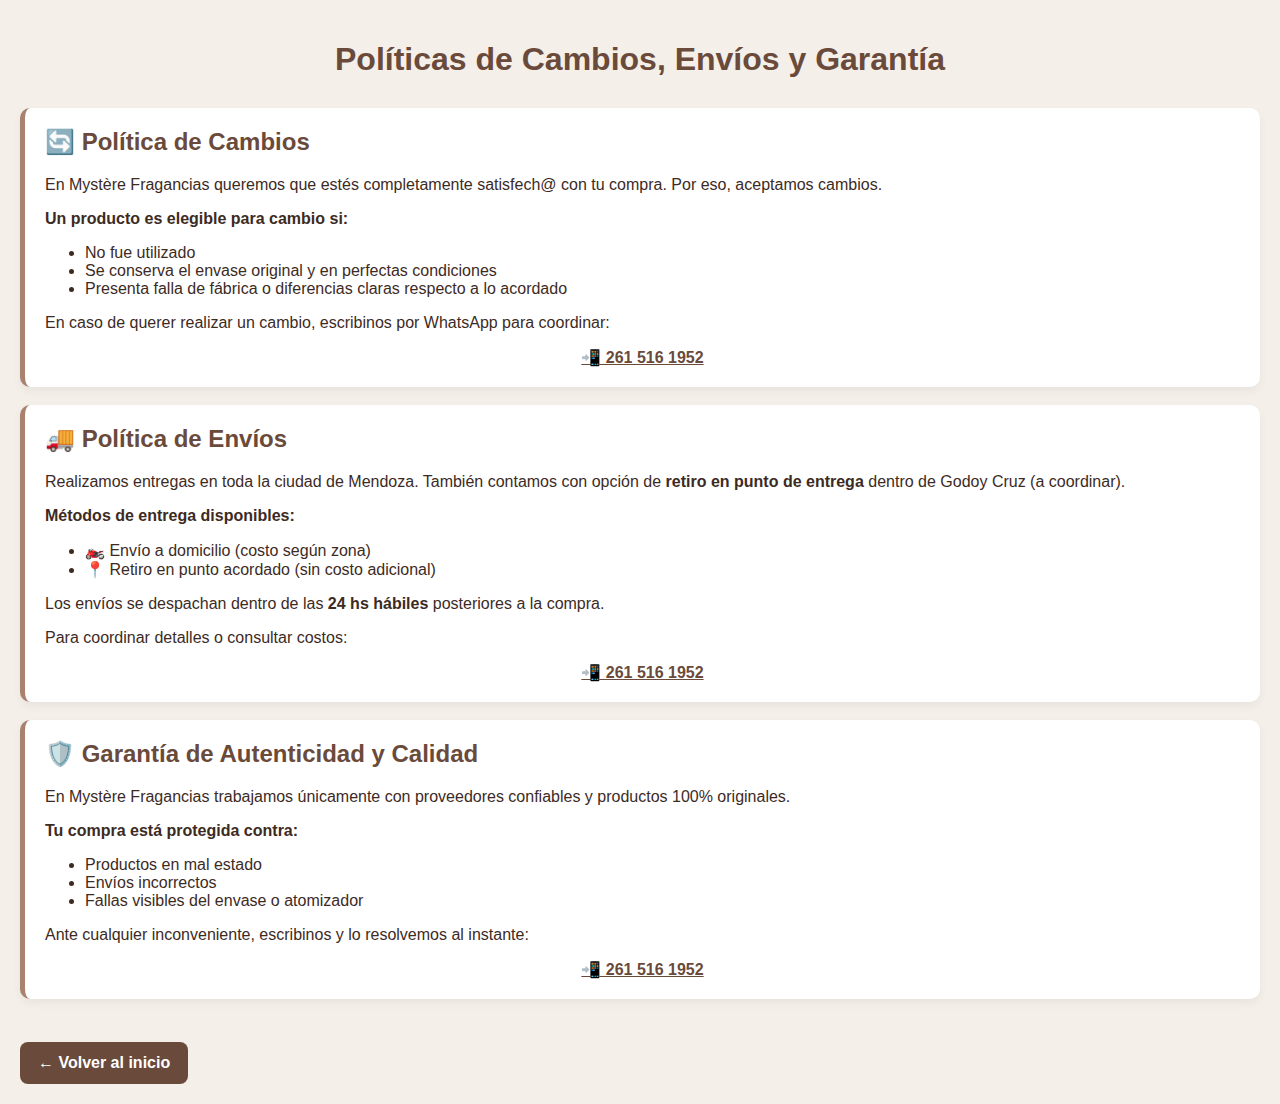
<file: frontend/politicas.html>
<!DOCTYPE html>
<html lang="es">
<head>
    <meta charset="UTF-8">
    <title>Políticas de Cambios, Envíos y Garantía - Mystère Fragancias</title>
    <link rel="stylesheet" href="style.css">

    <style>
        body {
            font-family: 'Poppins', sans-serif;
            background: #f4efe9;
            margin: 0;
            padding: 20px;
            color: #3d2b1f;
        }

        h1 {
            text-align: center;
            color: #6a4a3a;
            margin-bottom: 30px;
        }

        .card {
            background: white;
            padding: 20px;
            margin-bottom: 18px;
            border-radius: 10px;
            box-shadow: 0 4px 10px rgba(0,0,0,0.05);
            border-left: 5px solid #a9826f;
        }

        h2 {
            color: #6a4a3a;
            margin-top: 0;
        }

        a {
            color: #6a4a3a;
            font-weight: bold;
        }

        .whatsapp {
            display: block;
            margin-top: 15px;
            font-size: 16px;
            text-align: center;
        }

        .back-btn {
            display: inline-block;
            margin-top: 25px;
            padding: 12px 18px;
            background: #6a4a3a;
            color: white;
            text-decoration: none;
            border-radius: 8px;
            font-weight: bold;
        }

        .back-btn:hover {
            background: #4f382c;
        }
    </style>
</head>
<body>

<h1>Políticas de Cambios, Envíos y Garantía</h1>

<!-- CAMBIOS -->
<div class="card">
    <h2>🔄 Política de Cambios</h2>
    <p>
        En Mystère Fragancias queremos que estés completamente satisfech@ con tu compra.
        Por eso, aceptamos cambios.
    </p>

    <p><strong>Un producto es elegible para cambio si:</strong></p>
    <ul>
        <li>No fue utilizado</li>
        <li>Se conserva el envase original y en perfectas condiciones</li>
        <li>Presenta falla de fábrica o diferencias claras respecto a lo acordado</li>
    </ul>

    <p>
        En caso de querer realizar un cambio, escribinos por WhatsApp para coordinar:
    </p>
    <a class="whatsapp" href="https://wa.me/542615161952" target="_blank">📲 261 516 1952</a>
</div>

<!-- ENVIOS -->
<div class="card">
    <h2>🚚 Política de Envíos</h2>
    <p>
        Realizamos entregas en toda la ciudad de Mendoza. También contamos con opción de
        <strong>retiro en punto de entrega</strong> dentro de Godoy Cruz (a coordinar).
    </p>

    <p><strong>Métodos de entrega disponibles:</strong></p>
    <ul>
        <li>🏍️ Envío a domicilio (costo según zona)</li>
        <li>📍 Retiro en punto acordado (sin costo adicional)</li>
    </ul>

    <p>
        Los envíos se despachan dentro de las <strong>24 hs hábiles</strong> posteriores a la compra.
    </p>

    <p>
        Para coordinar detalles o consultar costos:
    </p>
    <a class="whatsapp" href="https://wa.me/542615161952" target="_blank">📲 261 516 1952</a>
</div>

<!-- GARANTIA -->
<div class="card">
    <h2>🛡️ Garantía de Autenticidad y Calidad</h2>
    <p>
        En Mystère Fragancias trabajamos únicamente con proveedores confiables y productos
        100% originales.
    </p>

    <p><strong>Tu compra está protegida contra:</strong></p>
    <ul>
        <li>Productos en mal estado</li>
        <li>Envíos incorrectos</li>
        <li>Fallas visibles del envase o atomizador</li>
    </ul>

    <p>
        Ante cualquier inconveniente, escribinos y lo resolvemos al instante:
    </p>
    <a class="whatsapp" href="https://wa.me/542615161952" target="_blank">📲 261 516 1952</a>
</div>

<a class="back-btn" href="index.html">← Volver al inicio</a>

</body>
</html>
</file>
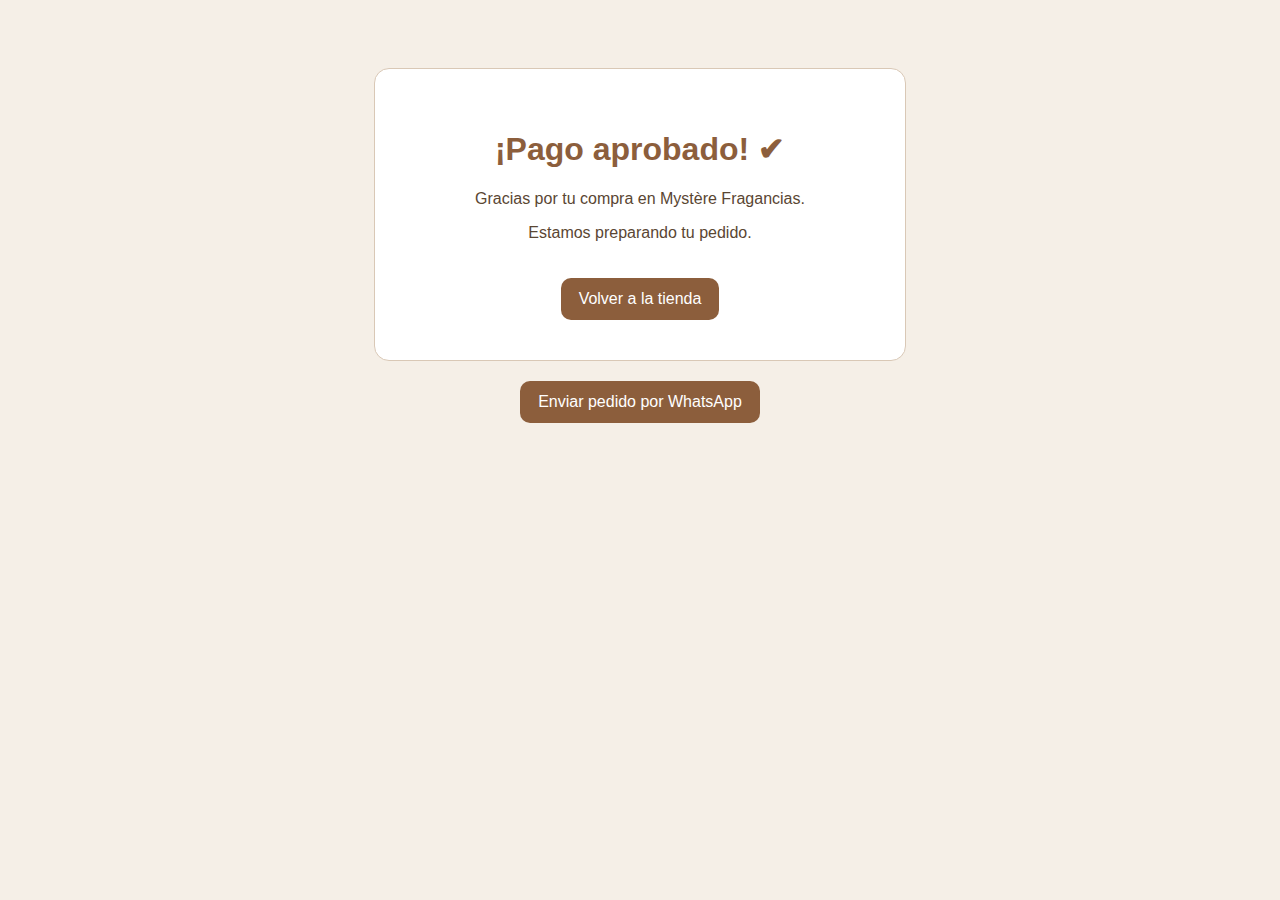
<file: frontend/success.html>
<!DOCTYPE html>
<html lang="es">
<head>
    <meta charset="UTF-8">
    <title>Pago Exitoso - Mystère Fragancias</title>
    <style>
        body {
            font-family: Poppins, sans-serif;
            background: #f5efe7;
            color: #5a4633;
            text-align: center;
            padding: 60px;
        }
        .box {
            background: white;
            padding: 40px;
            border-radius: 15px;
            max-width: 450px;
            margin: auto;
            border: 1px solid #d9c8b6;
        }
        h1 { color: #8c5e3c; }
        a{
            display: inline-block;
            padding: 12px 18px;
            background: #8c5e3c;
            color: white;
            border-radius: 10px;
            text-decoration: none;
            margin-top: 20px;
        }
        a:hover { background: #6e472d; }
    </style>
</head>
<body>

<div class="box">
    <h1>¡Pago aprobado! ✔</h1>
    <p>Gracias por tu compra en Mystère Fragancias.</p>
    <p>Estamos preparando tu pedido.</p>

    <a href="index.html">Volver a la tienda</a>
</div>

<a id="wpBtn" href="#" target="_blank">Enviar pedido por WhatsApp</a>

<script>
  const pedido = localStorage.getItem("lastOrder");
  if (pedido) {
    document.getElementById("wpBtn").href =
      "https://wa.me/2615161952?text=" +
      encodeURIComponent("Pago confirmado:\n\n" + pedido);
  }

  // 🔥 LIMPIAR ESTADO
  localStorage.removeItem("forceCart");
  localStorage.removeItem("catalogo_cache");
</script>

</body>
</html>
</file>
<file: frontend/style.css>
/* GENERAL --------------------------------------------------- */
body {
    margin: 0;
    font-family: "Poppins", sans-serif;
    background: #f8f4ee;
    color: #5a4633;
}

/* NAVBAR --------------------------------------------------- */
.navbar {
    display: flex;
    justify-content: center;
    align-items: center;
    padding: 15px 35px;
    background: #fff;
    border-bottom: 1px solid #e5d7c6;
    position: sticky;
    top: 0;
    z-index: 1000;
    height: 80px;
}

/* LOGO CENTRADO — SIN SER PISADO */
.centered-logo {
    font-size: 32px !important;
    font-weight: 800;
    letter-spacing: 1px;
    color: #8c5e3c;
}

/* ELIMINAR .logo viejo — ya no sirve */
/* .logo { ... }  <-- BORRADO */

/* CART ICON — SOLO UNA VEZ */
.cart-icon {
    position: fixed;
    right: 25px;
    top: 25px;
    background: white;
    padding: 10px 15px;
    border-radius: 12px;
    border: 1px solid #d4b89f;
    cursor: pointer;
    font-weight: bold;
    z-index: 2000;
}


/* Botones superiores */
.top-buttons {
    position: absolute;
    top: 25px;
    left: 50%;
    transform: translateX(-50%);
    z-index: 10;
    display: flex;
    gap: 10px;
}

.top-buttons button {
    background: #ffffff;
    border: none;
    padding: 10px 18px;
    border-radius: 20px;
    font-weight: bold;
    color: #6a5747;
    cursor: pointer;
    transition: 0.2s;
}

.top-buttons button:hover {
    background: #e8c9a7;
}

/* Slides */

.slider-container {
    position: relative;
    z-index: 1;
}


footer {
    z-index: 10;
}
.slide {
    width: 100%;
    height: 100%;
    position: relative;
    flex-shrink: 0;
}


/* Flechas */
.slide-btn {
    position: absolute;
    top: 50%;
    transform: translateY(-50%);
    font-size: 32px;
    background: rgba(0,0,0,0.35);
    color: #fff;
    width: 45px;
    height: 45px;
    border-radius: 50%;
    display: flex;
    align-items: center;
    justify-content: center;
    cursor: pointer;
    z-index: 10;
    transition: 0.25s;
}
.slide-btn:hover {
    background: rgba(0,0,0,0.55);
}

.prev { left: 10px; }
.next { right: 10px; }


/* PRODUCTOS */
.product-card {
    background: #ffffff;
    border: 1px solid #e9d9c8;
    border-radius: 12px;
    padding: 15px;
    margin-bottom: 16px;
    display: flex;
    gap: 18px;
    align-items: center;
}

.product-card img {
    width: 120px;
    height: 150px;
    object-fit: cover;
    border-radius: 8px;
    background: #eee;
}

.product-info h3 {
    margin: 0;
    color: #8c5e3c;
    font-weight: bold;
}

.price {
    font-weight: bold;
    font-size: 18px;
    color: #a47955;
}

/* CARRITO */
.cart-modal {
    position: fixed;
    top: 0;
    left: 0;
    width: 100%;
    height: 100%;
    background: rgba(0,0,0,0.4);
    display: none;
    justify-content: center;
    align-items: center;
    z-index: 9999;
    backdrop-filter: blur(4px);
}

.cart-content {
    max-height: 85vh; /* límite al alto de pantalla */
    overflow: hidden;
    display: flex;
    flex-direction: column;
     border-radius: 18px;
    box-shadow: 0 8px 25px rgba(0, 0, 0, 0.25);
    animation: cartFade .25s ease;
}
#cartItems {
    max-height: 45vh;  /* Área de items scrolleable */
    overflow-y: auto;
    margin-bottom: 10px;
    padding-right: 5px;
}

/* REBILL BUTTON */
#payRebill {
    width: 100%;
    padding: 12px;
    background: #8c5e3c;
    color: white;
    border: none;
    border-radius: 10px;
    font-size: 16px;
    font-weight: bold;
    cursor: pointer;
    margin-top: 15px;
}

#payRebill:hover {
    background: #6e472d;
}
/* BOTÓN DE CERRAR (X) */
.close-btn {
    font-size: 28px;
    font-weight: bold;
    cursor: pointer;
    color: #8c5e3c;
    position: absolute;
    right: 20px;
    top: 15px;
    transition: 0.2s;
}

.close-btn:hover {
    color: #5a3a24;
    transform: scale(1.2);
}
/* BOTÓN "AGREGAR AL CARRITO" — ESTILO LINDO */
.add-btn {
    background: #8c5e3c;
    border: none;
    padding: 10px 18px;
    border-radius: 10px;
    cursor: pointer;
    font-weight: bold;
    color: white;
    font-size: 14px;
    transition: 0.25s ease;
}

.add-btn:hover {
    background: #6e472d;
    transform: scale(1.05);
}
/* ALERTA DE PRODUCTO AGREGADO */
.add-alert {
    position: fixed;
    bottom: 30px;
    left: 50%;
    transform: translateX(-50%);
    background: #8c5e3c;
    color: white;
    padding: 12px 20px;
    border-radius: 10px;
    font-weight: bold;
    opacity: 0;
    pointer-events: none;
    transition: opacity .4s ease;
    z-index: 3000;
}
.add-alert.show {
    opacity: 1;
}
.qty-selector {
    display: flex;
    align-items: center;
    gap: 10px;
    margin: 8px 0;
}

.qty-selector button {
    width: 32px;
    height: 32px;
    border: none;
    border-radius: 8px;
    background: #e8c9a7;
    font-size: 20px;
    font-weight: bold;
    cursor: pointer;
    color: #5a4633;
}

.qty-selector button:hover {
    background: #d8b38d;
}

.qty-selector span {
    font-size: 18px;
    font-weight: bold;
    color: #8c5e3c;
}
.delete-item {
    color: #b43a3a;
    font-weight: bold;
    font-size: 20px;
    cursor: pointer;
    margin-left: auto;
    transition: 0.2s;
}

.delete-item:hover {
    color: #7a1f1f;
    transform: scale(1.2);
}
/* ===========================
   DESCUENTO
   =========================== */
.discount-box {
    display: flex;
    gap: 8px;
    margin-top: 10px;
    margin-bottom: 10px;
}

.discount-box input {
    flex: 1;
    padding: 8px;
    border-radius: 8px;
    border: 1px solid #e0c9b0;
    font-family: inherit;
}

.discount-box button {
    padding: 8px 12px;
    border-radius: 8px;
    border: none;
    background: #8c5e3c;
    color: white;
    font-weight: bold;
    cursor: pointer;
}

.discount-box button:hover {
    background: #6e472d;
}

/* ===========================
   ENVÍO
   =========================== */
.envio-box {
    margin: 10px 0 15px;
    display: flex;
    flex-direction: column;
    gap: 4px;
    font-size: 14px;
    color: #6a5747;
}

/* ===========================
   BOTONES DE PAGO
   =========================== */
.cash-btn,
.mp-btn {
    width: 100%;
    padding: 10px 14px;
    border-radius: 10px;
    border: none;
    font-weight: bold;
    cursor: pointer;
    margin-top: 8px;
    font-size: 14px;
}

.cash-btn {
    background: #f4e1c8;
    color: #5a4633;
}

.cash-btn:hover {
    background: #e6cda9;
}

.mp-btn {
    background: #009ee3;
    color: white;
}

.mp-btn:hover {
    background: #007bb0;
}

/* ===========================
   BOTÓN ELIMINAR ITEM
   =========================== */
.product-card .delete-item {
    margin-left: auto;
    font-size: 18px;
    cursor: pointer;
    color: #c05959;
    padding: 4px;
}

.product-card .delete-item:hover {
    color: #9c2f2f;
}
.top-buttons button.active {
    background: #8c5e3c;
    color: #fff;
}

/* Etiqueta SALE */
.badge-sale {
    display: inline-block;
    background: #d9534f;
    color: white;
    padding: 3px 8px;
    border-radius: 8px;
    font-size: 12px;
    font-weight: bold;
    margin-bottom: 6px;
}

.price {
    margin: 4px 0;
}

.price .old-price {
    text-decoration: line-through;
    color: #9b8a7b;
    margin-right: 6px;
    font-size: 14px;
}

.price .new-price {
    color: #b63b3b;
    font-weight: bold;
    font-size: 18px;
}

/* Texto sin stock */
.out-of-stock {
    color: #b43a3a;
    font-weight: bold;
    margin-top: 6px;
}
.footer {
    margin-top: 40px;
    padding: 25px 20px;
    background: #f0e4d6;
    border-top: 1px solid #e0cfbd;
    display: flex;
    flex-wrap: wrap;
    gap: 20px;
    justify-content: space-between;
    font-size: 14px;
}

.footer-col h4 {
    margin: 0 0 8px 0;
    color: #8c5e3c;
}

.footer a {
    color: #5a4633;
    text-decoration: none;
}

.footer a:hover {
    text-decoration: underline;
}

.footer-logo {
    width: 130px;
    margin-bottom: 15px;
}
.footer-links {
    list-style: none;
    padding: 0;
    margin-top: 10px;
}

.footer-links li {
    margin: 5px 0;
}
.shipping-box {
    position: relative;
    z-index: 10000 !important;
}


.shipping-option {
    background: #f7f1ea;
    border: 2px solid #d4b48c;
    padding: 12px 16px;
    border-radius: 14px;
    cursor: pointer;
    transition: all 0.25s ease;
    display: flex;
    flex-direction: column;
}

.shipping-option:hover {
    background: #f3e8dc;
      transform: scale(1.02);
    box-shadow: 0 3px 8px rgba(0,0,0,0.15);
}

.shipping-option.selected {
    background: #d4b48c;
    border-color: #b8936a;
    color: white;
    box-shadow: 0 2px 6px rgba(0,0,0,0.15);
}

.ship-title {
    font-weight: 600;
    font-size: 15px;
}

.ship-desc {
    font-size: 13px;
    opacity: 0.8;
}
.shipping-option {
    pointer-events: auto !important;
    cursor: pointer;
    z-index: 9999;
     transition: transform .15s ease, box-shadow .2s ease;
}




.cart-summary {
    background: #fff;
    border-radius: 12px;
    padding: 16px;
    border: 1px solid #e1d5c8;
    margin-top: 18px;
}

.summary-row {
    display: flex;
    justify-content: space-between;
    font-size: 16px;
    margin: 6px 0;
}

.discount-row {
    color: #b72b2b;
    font-weight: 600;
}

.total-row {
    margin-top: 12px;
    font-size: 20px;
    font-weight: 700;
}
/* Animación suave */
@keyframes cartFade {
    from { opacity: 0; transform: translateY(-20px); }
    to   { opacity: 1; transform: translateY(0); }
}

/* Scroll suave */
#cartItems {
    scrollbar-width: thin;
    scrollbar-color: #c7a98a #f2e7db;
}

#cartItems::-webkit-scrollbar {
    width: 6px;
}
#cartItems::-webkit-scrollbar-track {
    background: #f2e7db;
}
#cartItems::-webkit-scrollbar-thumb {
    background: #c7a98a;
    border-radius: 8px;
}

/* Botones más modernos */
.cash-btn, .mp-btn {
    border-radius: 12px;
    font-size: 15px;
}

.cash-btn {
    background: #e8d3b6;
}
.cash-btn:hover {
    background: #d4b896;
}

.mp-btn {
    background: #00a6ff;
    font-weight: 700;
}
.mp-btn:hover {
    background: #0087cc;
}
/* Reducir tamaño del slider */
/* Corrección para centrar las imágenes del slider sin cortar el texto */
/* SLIDER CORREGIDO */
/* SLIDER ARREGLADO DEFINITIVO */
/* SLIDER FINAL — 100% FUNCIONAL */
/* SLIDER FIX DEFINITIVO */
.hero-slider {
    width: 100%;
    height: 70vh;
    min-height: 450px;
    max-height: 850px;
    overflow: hidden;
    position: relative;
}

.slides {
    display: flex;
    width: 300%;
    height: 100%;
    transition: transform 0.6s ease;
}

.slide {
    width: 100%;
    height: 100%;
    flex-shrink: 0;
    position: relative;
}

.slide img {
    width: 33%;
    height: 100%;
    object-fit: cover;
    display: block;
}
.bot-btn {
    position: fixed;
    bottom: 25px;
    right: 25px;
    background: #8c5e3c;
    color: white;
    padding: 14px 18px;
    border-radius: 50px;
    font-weight: bold;
    cursor: pointer;
    z-index: 9999;
    box-shadow: 0 3px 10px rgba(0,0,0,0.3);
}
.bot-chat {
    max-height: 50vh;
    overflow-y: auto;
    border: 1px solid #e5d7c6;
    padding: 10px;
    border-radius: 8px;
    background: #faf7f2;
    margin-bottom: 10px;
}
/* BOTÓN FLOTANTE */
#chatbot-btn {
    position: fixed;
    bottom: 20px;
    right: 20px;
    background: #6b3f28;
    color: white;
    padding: 14px 18px;
    border-radius: 30px;
    font-weight: bold;
    cursor: pointer;
    box-shadow: 0 4px 12px rgba(0,0,0,0.25);
    z-index: 999;
}

/* VENTANA DEL CHAT */
#chatbot-window {
    position: fixed;
    bottom: 80px;
    right: 20px;
    width: 320px;
    height: 430px;
    background: #fff;
    border-radius: 15px;
    box-shadow: 0 6px 20px rgba(0,0,0,0.25);
    display: none;
    flex-direction: column;
    overflow: hidden;
    z-index: 1000;
}

/* HEADER */
#chatbot-header {
    background: #6b3f28;
    color: white;
    padding: 12px;
    font-weight: bold;
    display: flex;
    justify-content: space-between;
    align-items: center;
}

/* MENSAJES */
#chatbot-messages {
    flex: 1;
    padding: 10px;
    overflow-y: auto;
    background: #f7efe7;
}

.user-msg, .bot-msg {
    max-width: 75%;
    padding: 10px;
    margin: 8px 0;
    border-radius: 12px;
    font-size: 14px;
}

.user-msg {
    background: #d3bba8;
    margin-left: auto;
}

.bot-msg {
    background: #ffffff;
    border: 1px solid #d6c4b8;
}

/* INPUT */
#chatbot-input-box {
    display: flex;
    padding: 10px;
    background: #fff;
    border-top: 1px solid #ddd;
}

#chatbot-input {
    flex: 1;
    padding: 8px;
    border-radius: 8px;
    border: 1px solid #bbb;
}

#chatbot-send {
    background: #6b3f28;
    color: white;
    border: none;
    padding: 8px 14px;
    border-radius: 8px;
    margin-left: 6px;
    cursor: pointer;
}


/* ===== MOBILE TOUCH FIX DEFINITIVO ===== */

/* ===== FIX CATÁLOGO MOBILE ===== */
@media (max-width: 768px) {

  .product-card {
    flex-direction: column;
    align-items: center;
    text-align: center;
  }

  .product-card img {
    width: 100%;
    max-width: 220px;
    height: auto;
    display: block;
  }

  .product-info {
    width: 100%;
  }

  .add-btn {
    width: 100%;
    margin-top: 10px;
  }

  .qty-selector {
    justify-content: center;
  }
}

#productsContainer {
    position: relative;
    z-index: 10;
}
.custom-search {
    text-align: center;
    margin: 40px 0;
}

.custom-search button {
    padding: 12px 20px;
    background: #8c5e3c;
    color: white;
    border: none;
    border-radius: 8px;
    font-size: 15px;
    cursor: pointer;
}
</file>
